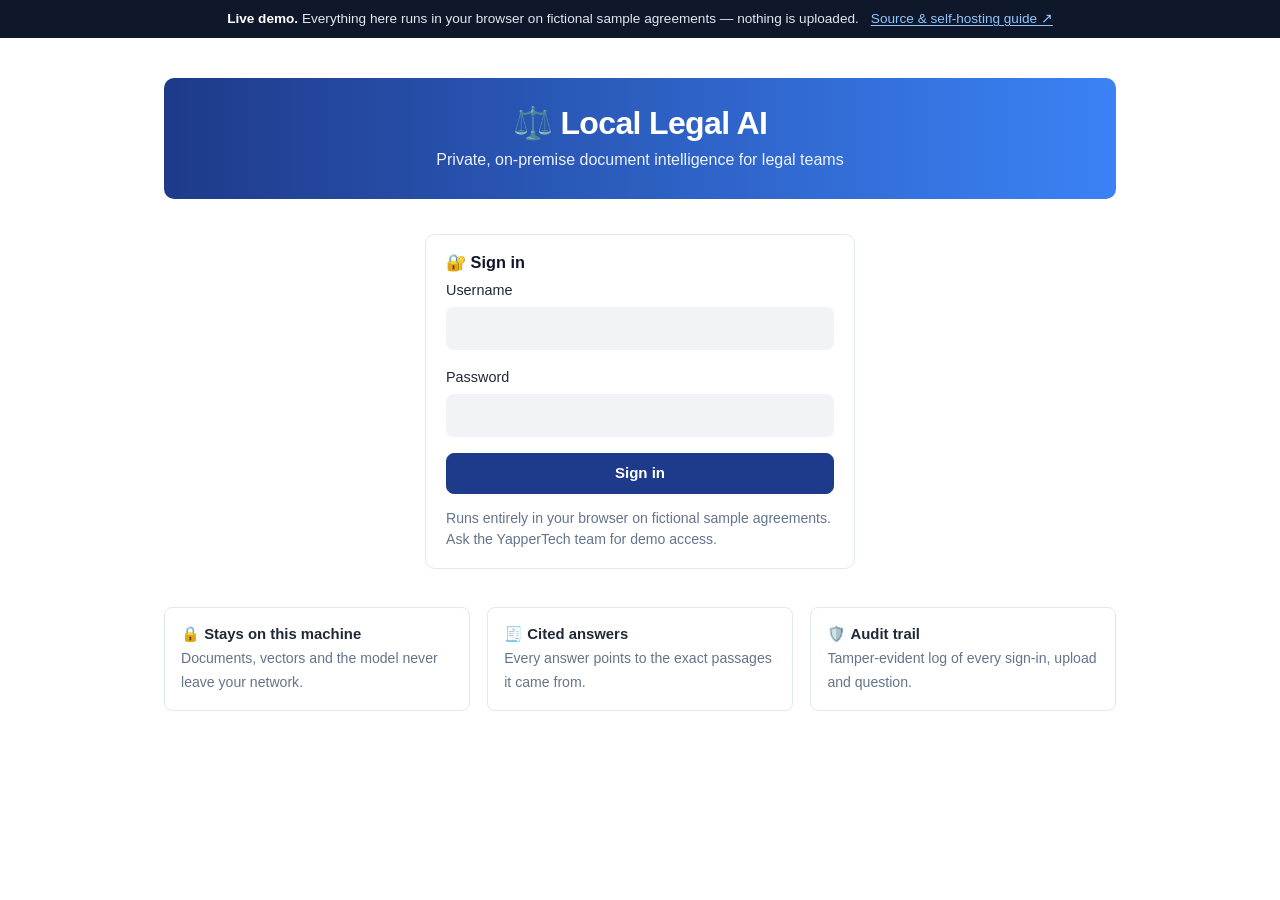
<file: web/index.html>
<!doctype html>
<html lang="en">
<head>
<meta charset="utf-8">
<meta name="viewport" content="width=device-width, initial-scale=1">
<title>Local Legal AI — private document intelligence for legal teams</title>
<meta name="description" content="A working demo of Local Legal AI: upload legal documents, ask questions in plain English and get answers that cite the exact clauses they came from. Self-hosted — documents, vectors and the model never leave your network.">
<meta name="color-scheme" content="light">
<link rel="icon" href="favicon.svg" type="image/svg+xml">
<link rel="apple-touch-icon" href="apple-touch-icon.png">
<link rel="stylesheet" href="css/styles.css">
<!-- Link previews (iMessage, Slack, LinkedIn, X). Scrapers need absolute URLs:
     tools/build-site.sh rewrites the relative ones below against --site-url.
     The images are rendered by tools/make_og_image.mjs. -->
<link rel="canonical" href="./">
<meta property="og:type" content="website">
<meta property="og:site_name" content="YapperTech">
<meta property="og:url" content="./">
<meta property="og:title" content="Local Legal AI — private document intelligence for legal teams">
<meta property="og:description" content="Ask your contracts questions in plain English and get answers that cite the exact clauses. Runs entirely on your own hardware.">
<meta property="og:image" content="og-image.png">
<meta property="og:image:secure_url" content="og-image.png">
<meta property="og:image:type" content="image/png">
<meta property="og:image:width" content="1200">
<meta property="og:image:height" content="630">
<meta property="og:image:alt" content="Local Legal AI answering “Can the tenant terminate the lease early, and what does it cost?” with a cited clause from a commercial lease.">
<meta name="twitter:card" content="summary_large_image">
<meta name="twitter:title" content="Local Legal AI — private document intelligence for legal teams">
<meta name="twitter:description" content="Ask your contracts questions in plain English and get answers that cite the exact clauses.">
<meta name="twitter:image" content="og-image.png">
</head>
<body>

<div class="demo-banner" id="demo-banner">
  <span><strong>Live demo.</strong> Everything here runs in your browser on fictional sample agreements — nothing is uploaded.</span>
  <a href="https://github.com/jashankish/local-legal-ai" target="_blank" rel="noopener">Source &amp; self-hosting guide ↗</a>
</div>

<div id="app">
  <div class="login-page">
    <div class="main-header">
      <h1>⚖️ Local Legal AI</h1>
      <p>Private, on-premise document intelligence for legal teams</p>
    </div>
    <p class="caption" style="text-align:center">Loading the demo library…</p>
  </div>
</div>

<noscript>
  <div class="login-page">
    <div class="note note-warn">
      This demo runs the whole product in your browser, so it needs JavaScript enabled.
      The source and self-hosting instructions are at
      <a href="https://github.com/jashankish/local-legal-ai">github.com/jashankish/local-legal-ai</a>.
    </div>
  </div>
</noscript>

<script type="module">
  import { CONFIG } from "./js/config.js";
  import { start } from "./js/app.js";
  start(CONFIG);
</script>
</body>
</html>
</file>
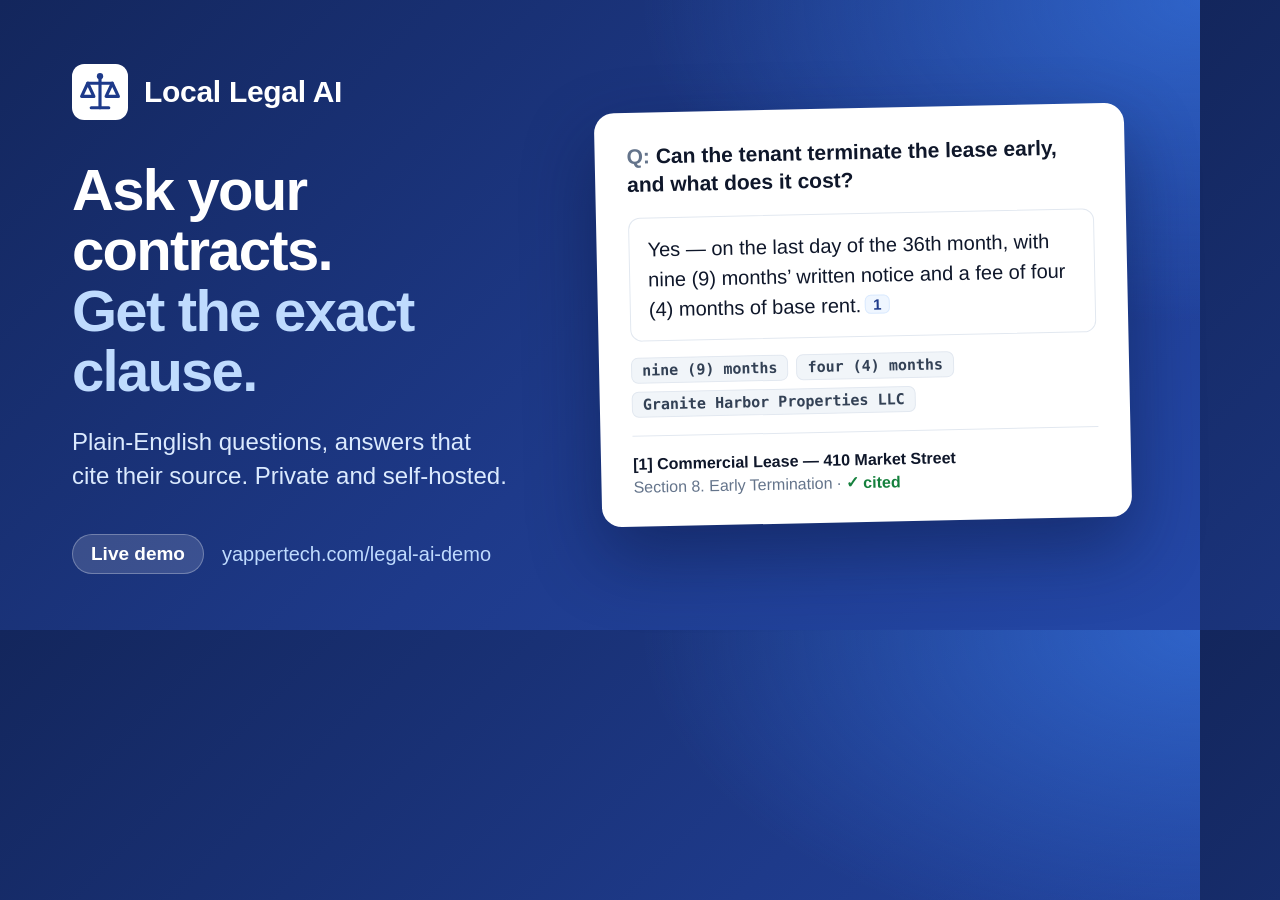
<file: tools/og-card.html>
<!doctype html>
<!--
  Link-preview card for the web demo (iMessage, Slack, LinkedIn, X…).
  Rendered to web/og-image.png (1200×630) and web/apple-touch-icon.png by
  tools/make_og_image.mjs. Edit here, then regenerate; never edit the PNGs.
  The question, key terms and cited clause are what the demo returns for this
  question; the answer text is shortened to fit.
-->
<html lang="en">
<head>
<meta charset="utf-8">
<style>
  :root {
    --navy: #1e3a8a; --navy-deep: #13265c; --blue: #3b82f6;
    --ink: #0f172a; --muted: #64748b; --line: #e2e8f0;
    --green: #15803d;
    --font: -apple-system, BlinkMacSystemFont, "SF Pro Display", "Segoe UI", Roboto, "Helvetica Neue", Arial, sans-serif;
  }
  * { box-sizing: border-box; margin: 0; }
  html, body { width: 1200px; height: 630px; }
  body {
    font-family: var(--font);
    color: #fff;
    background:
      radial-gradient(900px 520px at 100% 0%, rgba(59, 130, 246, .55), transparent 62%),
      linear-gradient(135deg, var(--navy-deep) 0%, var(--navy) 55%, #2448a8 100%);
    overflow: hidden;
    position: relative;
  }
  .wrap { position: absolute; inset: 0; padding: 64px 72px; display: grid; grid-template-columns: 470px 1fr; gap: 56px; }

  .brand { display: flex; align-items: center; gap: 16px; font-size: 30px; font-weight: 700; letter-spacing: -.01em; }
  .brand svg { width: 56px; height: 56px; flex: none; }
  h1 { font-size: 58px; line-height: 1.04; font-weight: 800; letter-spacing: -.03em; margin-top: 40px; }
  h1 em { font-style: normal; color: #bfdbfe; }
  .sub { margin-top: 24px; font-size: 24px; line-height: 1.4; color: #dbeafe; max-width: 440px; }
  .foot { position: absolute; left: 72px; bottom: 56px; display: flex; gap: 12px; align-items: center; }
  .pill {
    font-size: 19px; font-weight: 600; color: #fff;
    background: rgba(255, 255, 255, .14); border: 1px solid rgba(255, 255, 255, .28);
    border-radius: 999px; padding: 8px 18px;
  }
  .url { font-size: 20px; color: #bfdbfe; font-weight: 500; margin-left: 6px; }

  /* The answer, as the Ask Documents page shows it. */
  .panel {
    align-self: center;
    background: #fff; color: var(--ink);
    border-radius: 20px; padding: 30px 32px 28px;
    box-shadow: 0 30px 70px rgba(8, 20, 60, .45);
    transform: rotate(-1.2deg);
  }
  .q { font-size: 21px; font-weight: 700; line-height: 1.35; }
  .q span { color: var(--muted); font-weight: 600; }
  .answer {
    margin-top: 18px; border: 1.5px solid var(--line); border-radius: 12px;
    padding: 16px 18px; font-size: 20px; line-height: 1.5;
  }
  .cite {
    font-size: 15px; font-weight: 800; color: var(--navy);
    background: #eff6ff; border: 1.5px solid #dbeafe; border-radius: 6px;
    padding: 0 7px; margin-left: 4px; vertical-align: 2px;
  }
  .terms { margin-top: 16px; display: flex; gap: 8px; flex-wrap: wrap; }
  .term {
    font: 600 15px ui-monospace, "SF Mono", Menlo, monospace; color: #334155;
    background: #f1f5f9; border: 1.5px solid var(--line); border-radius: 7px; padding: 3px 10px;
  }
  .source {
    margin-top: 18px; padding-top: 16px; border-top: 1.5px solid var(--line);
    font-size: 16px; color: var(--muted); line-height: 1.45;
  }
  .source b { color: var(--ink); }
  .source .ok { color: var(--green); font-weight: 700; }
</style>
</head>
<body>
  <div class="wrap">
    <div>
      <div class="brand">
        <svg viewBox="0 0 64 64" aria-hidden="true">
          <rect width="64" height="64" rx="14" fill="#fff"/>
          <g stroke="#1e3a8a" stroke-width="3.6" stroke-linecap="round" stroke-linejoin="round" fill="none">
            <path d="M32 14v36"/><path d="M18 22h28"/><path d="M22 50h20"/>
            <path d="M18 22 11 37h14z"/><path d="M46 22 39 37h14z"/>
          </g>
          <circle cx="32" cy="14" r="3.6" fill="#1e3a8a"/>
        </svg>
        Local Legal AI
      </div>
      <h1>Ask your contracts.<br><em>Get the exact clause.</em></h1>
      <p class="sub">Plain-English questions, answers that cite their source. Private and self-hosted.</p>
    </div>

    <div class="panel">
      <div class="q"><span>Q:</span> Can the tenant terminate the lease early, and what does it cost?</div>
      <div class="answer">
        Yes — on the last day of the 36th month, with nine (9) months’ written notice and a fee
        of four (4) months of base rent.<span class="cite">1</span>
      </div>
      <div class="terms">
        <span class="term">nine (9) months</span>
        <span class="term">four (4) months</span>
        <span class="term">Granite Harbor Properties LLC</span>
      </div>
      <div class="source">
        <b>[1] Commercial Lease — 410 Market Street</b><br>
        Section 8. Early Termination · <span class="ok">✓ cited</span>
      </div>
    </div>
  </div>

  <div class="foot">
    <span class="pill">Live demo</span>
    <span class="url">yappertech.com/legal-ai-demo</span>
  </div>
</body>
</html>
</file>
<file: web/css/styles.css>
/* Local Legal AI — static demo.
   The visual language follows the Streamlit app it mirrors: a light slate
   canvas, a bordered sidebar, navy (#1e3a8a) for primary actions and chart
   fills, and flat bordered cards rather than shadows. */

:root {
  --navy: #1e3a8a;
  --navy-700: #1d4ed8;
  --blue: #3b82f6;
  --blue-50: #eff6ff;
  --blue-100: #dbeafe;
  --ink: #0f172a;
  --body: #1f2937;
  --muted: #64748b;
  --line: #e2e8f0;
  --line-strong: #cbd5e1;
  --canvas: #ffffff;
  --sidebar: #f7f8fa;
  --green: #15803d;
  --green-bg: #f0fdf4;
  --amber: #b45309;
  --amber-bg: #fffbeb;
  --red: #b91c1c;
  --red-bg: #fef2f2;
  --radius: 10px;
  --sidebar-w: 300px;
  --font: "Source Sans 3", "Source Sans Pro", -apple-system, BlinkMacSystemFont,
    "Segoe UI", Roboto, "Helvetica Neue", Arial, sans-serif;
  --mono: ui-monospace, SFMono-Regular, "SF Mono", Menlo, Consolas, monospace;
}

* { box-sizing: border-box; }

html { -webkit-text-size-adjust: 100%; }

body {
  margin: 0;
  font-family: var(--font);
  font-size: 16px;
  line-height: 1.6;
  color: var(--body);
  background: var(--canvas);
}

h1, h2, h3, h4 { color: var(--ink); line-height: 1.25; margin: 0 0 .4em; font-weight: 700; }
h1 { font-size: 2.3rem; letter-spacing: -.02em; }
h2 { font-size: 1.6rem; margin-top: 2rem; }
h3 { font-size: 1.22rem; margin-top: 1.6rem; }
h4 { font-size: 1.02rem; margin-top: 1.1rem; }
p { margin: 0 0 1rem; }
a { color: var(--navy-700); }

code, .mono { font-family: var(--mono); font-size: .86em; }
code {
  background: #f1f5f9; border: 1px solid var(--line);
  border-radius: 5px; padding: .08em .38em; color: #0f172a;
}

.caption { color: var(--muted); font-size: .88rem; line-height: 1.5; }
.subtle { color: var(--muted); }
.em { font-style: italic; color: var(--muted); }
.nowrap { white-space: nowrap; }

/* ── Demo banner ──────────────────────────────────────────────────────── */
.demo-banner {
  background: var(--ink);
  color: #e2e8f0;
  font-size: .85rem;
  padding: .5rem 1.1rem;
  display: flex;
  gap: .75rem;
  align-items: center;
  flex-wrap: wrap;
  justify-content: center;
  text-align: center;
}
.demo-banner strong { color: #fff; }
.demo-banner a { color: #93c5fd; text-decoration: underline; text-underline-offset: 2px; }

/* ── Shell ────────────────────────────────────────────────────────────── */
.shell { display: flex; min-height: calc(100vh - 40px); align-items: stretch; }

.sidebar {
  width: var(--sidebar-w);
  flex: 0 0 var(--sidebar-w);
  background: var(--sidebar);
  border-right: 1px solid var(--line);
  padding: 1.75rem 1.5rem 2rem;
}
.sidebar-brand { font-size: 1.35rem; font-weight: 700; color: var(--ink); margin-bottom: .25rem; }
.sidebar-tagline { color: var(--muted); font-size: .88rem; line-height: 1.45; margin-bottom: 1.5rem; }
.sidebar hr { border: 0; border-top: 1px solid var(--line-strong); margin: 1.5rem 0; }
.sidebar-meta { font-size: .92rem; margin-bottom: .2rem; }

.nav-label { font-size: .88rem; color: var(--body); margin-bottom: .35rem; }
.nav { list-style: none; margin: 0; padding: 0; }
.nav li { margin-bottom: 2px; }
.nav button {
  width: 100%; text-align: left; font: inherit; font-size: .95rem;
  background: transparent; border: 1px solid transparent; border-radius: 8px;
  padding: .46rem .62rem; cursor: pointer; color: var(--body);
}
.nav button:hover { background: #eceff3; }
.nav button[aria-current="page"] {
  background: var(--canvas); border-color: var(--line-strong);
  color: var(--navy); font-weight: 600;
}

.main { flex: 1 1 auto; min-width: 0; padding: 2.5rem 3rem 5rem; max-width: 1120px; }

/* ── Buttons ──────────────────────────────────────────────────────────── */
.btn {
  font: inherit; font-size: .94rem; font-weight: 600;
  border-radius: 8px; border: 1px solid var(--line-strong);
  background: var(--canvas); color: var(--body);
  padding: .46rem .95rem; cursor: pointer; display: inline-flex;
  align-items: center; gap: .4rem; text-decoration: none;
}
.btn:hover { border-color: var(--navy); color: var(--navy); }
.btn-primary {
  background: var(--navy); border-color: var(--navy); color: #fff;
}
.btn-primary:hover { background: #172e6e; border-color: #172e6e; color: #fff; }
.btn-sm { font-size: .85rem; padding: .3rem .6rem; }
.btn[disabled] { opacity: .5; cursor: not-allowed; }
.btn-row { display: flex; gap: .6rem; flex-wrap: wrap; align-items: center; }

/* ── Forms ────────────────────────────────────────────────────────────── */
label.field { display: block; margin-bottom: 1rem; }
label.field > span { display: block; font-size: .9rem; margin-bottom: .3rem; color: var(--body); }
input[type="text"], input[type="password"], input[type="search"], select, textarea {
  width: 100%; font: inherit; font-size: .95rem;
  background: #f1f3f6; border: 1px solid transparent; border-radius: 8px;
  padding: .52rem .7rem; color: var(--ink);
}
input:focus, select:focus, textarea:focus {
  outline: none; border-color: var(--blue); background: var(--canvas);
  box-shadow: 0 0 0 3px rgba(59, 130, 246, .18);
}
textarea { resize: vertical; min-height: 110px; line-height: 1.5; }
select { appearance: none; background-image: none; }
.check { display: flex; align-items: center; gap: .5rem; font-size: .92rem; margin-bottom: .45rem; }
.check input { width: auto; }
input[type="range"] { width: 100%; accent-color: var(--navy); }

/* ── Cards, panels, callouts ─────────────────────────────────────────── */
.card {
  border: 1px solid var(--line); border-radius: var(--radius);
  padding: 1.1rem 1.25rem; background: var(--canvas); margin-bottom: 1rem;
}
.panel { background: var(--blue-50); border: 1px solid var(--blue-100);
         border-radius: 8px; padding: .7rem .9rem; margin-bottom: .6rem; font-size: .94rem; }
.panel strong { color: var(--navy); }
.note { border-radius: 8px; padding: .7rem .9rem; margin: .6rem 0; font-size: .94rem; border: 1px solid; }
.note-ok { background: var(--green-bg); border-color: #bbf7d0; color: #14532d; }
.note-warn { background: var(--amber-bg); border-color: #fde68a; color: #78350f; }
.note-err { background: var(--red-bg); border-color: #fecaca; color: #7f1d1d; }
.note-info { background: var(--blue-50); border-color: var(--blue-100); color: #1e3a8a; }

/* ── Metrics ─────────────────────────────────────────────────────────── */
.metrics { display: grid; gap: 1.25rem; grid-template-columns: repeat(auto-fit, minmax(150px, 1fr)); margin: 1.2rem 0 1.6rem; }
.metric-label { font-size: .88rem; color: var(--body); display: flex; align-items: center; gap: .3rem; }
.metric-value { font-size: 2.1rem; font-weight: 400; color: var(--ink); line-height: 1.2; letter-spacing: -.01em; }
.metric-value.sm { font-size: 1.5rem; }

/* ── Grids ───────────────────────────────────────────────────────────── */
.cols { display: grid; gap: 1.6rem; grid-template-columns: 1fr 1fr; align-items: start; }
.cols-3 { display: grid; gap: 1.2rem; grid-template-columns: repeat(3, 1fr); align-items: start; }
.cols-wide { grid-template-columns: 2fr 1fr; }
.cols-ask { grid-template-columns: 3fr 1fr; }

/* ── Tables ──────────────────────────────────────────────────────────── */
.table-wrap { border: 1px solid var(--line); border-radius: 8px; overflow: auto; margin-bottom: 1.2rem; }
table { border-collapse: collapse; width: 100%; font-size: .9rem; }
th, td { text-align: left; padding: .5rem .72rem; border-bottom: 1px solid var(--line); white-space: nowrap; }
th { background: #f8fafc; color: var(--muted); font-weight: 600; font-size: .85rem; }
tbody tr:last-child td { border-bottom: 0; }
tbody tr:hover td { background: #f8fafc; }
td.num, th.num { text-align: right; }
td.wrap { white-space: normal; min-width: 18rem; }

/* ── Tabs & accordions ───────────────────────────────────────────────── */
.tabs { display: flex; gap: 1.5rem; border-bottom: 1px solid var(--line); margin: 1.2rem 0 1.5rem; flex-wrap: wrap; }
.tabs button {
  font: inherit; font-size: .95rem; background: none; border: 0;
  border-bottom: 2px solid transparent; padding: .45rem 0; cursor: pointer; color: var(--body);
}
.tabs button[aria-selected="true"] { color: var(--navy); border-bottom-color: var(--navy); font-weight: 600; }

details.acc { border: 1px solid var(--line); border-radius: 8px; margin-bottom: .7rem; background: var(--canvas); }
details.acc > summary {
  cursor: pointer; padding: .62rem .9rem; font-size: .95rem;
  background: #f8fafc; border-radius: 8px; list-style: none; display: flex; gap: .5rem; align-items: center;
}
details.acc[open] > summary { border-bottom: 1px solid var(--line); border-radius: 8px 8px 0 0; }
details.acc > summary::-webkit-details-marker { display: none; }
details.acc > summary::before { content: "▸"; color: var(--muted); font-size: .8rem; }
details.acc[open] > summary::before { content: "▾"; }
.acc-body { padding: 1rem 1.1rem; }

/* ── Document cards (library) ───────────────────────────────────────── */
.file-grid { display: grid; gap: 1rem; grid-template-columns: repeat(auto-fill, minmax(215px, 1fr)); }
.file-card { border: 1px solid var(--line-strong); border-radius: 8px; padding: .85rem; background: #f9fafb; }
.file-icon { font-size: 1.65rem; text-align: center; margin-bottom: .4rem; }
.file-name { font-weight: 700; font-size: .88rem; word-break: break-word; margin-bottom: .3rem; }
.file-meta { font-size: .78rem; color: var(--muted); line-height: 1.45; margin-bottom: .6rem; }

/* ── Answer rendering ────────────────────────────────────────────────── */
.answer { border: 1px solid var(--line); border-radius: 8px; padding: 1rem 1.15rem; background: var(--canvas); }
.answer p:last-child { margin-bottom: 0; }
.cite {
  font-size: .78em; font-weight: 700; color: var(--navy);
  background: var(--blue-50); border: 1px solid var(--blue-100);
  border-radius: 4px; padding: 0 .28em; vertical-align: .08em;
}
.source { border: 1px solid var(--line); border-radius: 8px; padding: .8rem 1rem; margin-bottom: .7rem; }
.source-head { font-size: .94rem; margin-bottom: .35rem; }
.source-head b { color: var(--ink); }
.tag-cited { color: var(--green); font-style: italic; }
.terms-row { margin-bottom: .4rem; font-size: .93rem; }
.term {
  font-family: var(--mono); font-size: .8rem; background: #f1f5f9;
  border: 1px solid var(--line); border-radius: 5px; padding: .08em .4em; margin-right: .3rem;
  display: inline-block; margin-bottom: .22rem; color: #334155;
}
.suggestions { display: grid; gap: .55rem; grid-template-columns: 1fr 1fr; }
.suggestions .btn { justify-content: flex-start; font-weight: 400; font-size: .9rem; }
.streaming::after {
  content: "▌"; color: var(--navy); animation: blink 1s steps(2) infinite;
}
@keyframes blink { 50% { opacity: 0; } }

/* ── Charts ──────────────────────────────────────────────────────────── */
.chart { margin: .6rem 0 1.4rem; }
.chart-title { font-size: .95rem; font-weight: 700; color: var(--ink); margin-bottom: .3rem; }
.chart svg { display: block; width: 100%; height: auto; overflow: visible; }
.chart .axis-line { stroke: var(--line-strong); stroke-width: 1; }
.chart .grid-line { stroke: var(--line); stroke-width: 1; }
.chart .tick { fill: var(--muted); font-size: 11px; }
.chart .bar-label { fill: var(--muted); font-size: 11px; }
.chart .axis-title { fill: var(--muted); font-size: 11px; }
.legend { display: flex; gap: 1rem; flex-wrap: wrap; font-size: .86rem; margin-top: .4rem; }
.legend span { display: inline-flex; align-items: center; gap: .35rem; }
.swatch { width: 11px; height: 11px; border-radius: 3px; display: inline-block; }

/* ── Login ───────────────────────────────────────────────────────────── */
.login-page { max-width: 1000px; margin: 0 auto; padding: 2.5rem 1.5rem 4rem; }
.main-header {
  background: linear-gradient(90deg, #1e3a8a 0%, #3b82f6 100%);
  padding: 1.6rem 1rem; border-radius: var(--radius); color: #fff;
  text-align: center; margin-bottom: 2.2rem;
}
.main-header h1 { color: #fff; margin: 0 0 .25rem; font-size: 2rem; }
.main-header p { margin: 0; opacity: .92; }
.login-card { max-width: 430px; margin: 0 auto; }
.feature-grid { display: grid; gap: 1.1rem; grid-template-columns: repeat(3, 1fr); margin-top: 2.4rem; }
.feature-grid > div { border: 1px solid var(--line); border-radius: 8px; padding: .95rem 1rem; font-size: .93rem; }
.feature-grid span { color: var(--muted); font-size: .88rem; }

/* ── Toast ───────────────────────────────────────────────────────────── */
.toast-stack { position: fixed; right: 1.2rem; bottom: 1.2rem; display: grid; gap: .5rem; z-index: 50; max-width: 24rem; }
.toast {
  background: var(--ink); color: #fff; border-radius: 8px;
  padding: .6rem .85rem; font-size: .9rem; box-shadow: 0 8px 24px rgba(15, 23, 42, .22);
}

/* ── Responsive ──────────────────────────────────────────────────────── */
@media (max-width: 900px) {
  .shell { display: block; }
  .sidebar { width: auto; flex: none; border-right: 0; border-bottom: 1px solid var(--line); padding: 1.25rem 1rem; }
  .main { padding: 1.75rem 1rem 4rem; }
  .cols, .cols-3, .cols-wide, .cols-ask, .suggestions, .feature-grid { grid-template-columns: 1fr; }
  h1 { font-size: 1.85rem; }
  .nav { display: flex; flex-wrap: wrap; gap: .35rem; }
  .nav li { margin: 0; }
  .nav button { width: auto; }
}

/* ── Chart tooltip & data table ──────────────────────────────────────── */
.chart-tip {
  position: absolute; transform: translate(-50%, -100%);
  background: var(--ink); color: #fff; font-size: .82rem;
  padding: .3rem .55rem; border-radius: 6px; pointer-events: none;
  opacity: 0; transition: opacity .12s ease; z-index: 60; white-space: nowrap;
}
.chart path[tabindex] { cursor: pointer; }
.chart path[tabindex]:hover, .chart path[data-focused] { filter: brightness(1.18); }
.chart path[tabindex]:focus-visible { outline: 2px solid var(--blue); outline-offset: 2px; }
.chart-data { margin-top: .4rem; }
.chart-data > summary { font-size: .85rem; color: var(--muted); background: transparent; padding: .3rem 0; }
.chart-data[open] > summary { border-bottom: 0; }
.chart-data .acc-body { padding: 0 0 .6rem; }
.chart-data table { max-width: 32rem; }

input[type="file"] {
  width: 100%; font: inherit; font-size: .92rem; background: #f1f3f6;
  border: 1px dashed var(--line-strong); border-radius: 8px; padding: .8rem;
}
pre { overflow: auto; }
</file>
